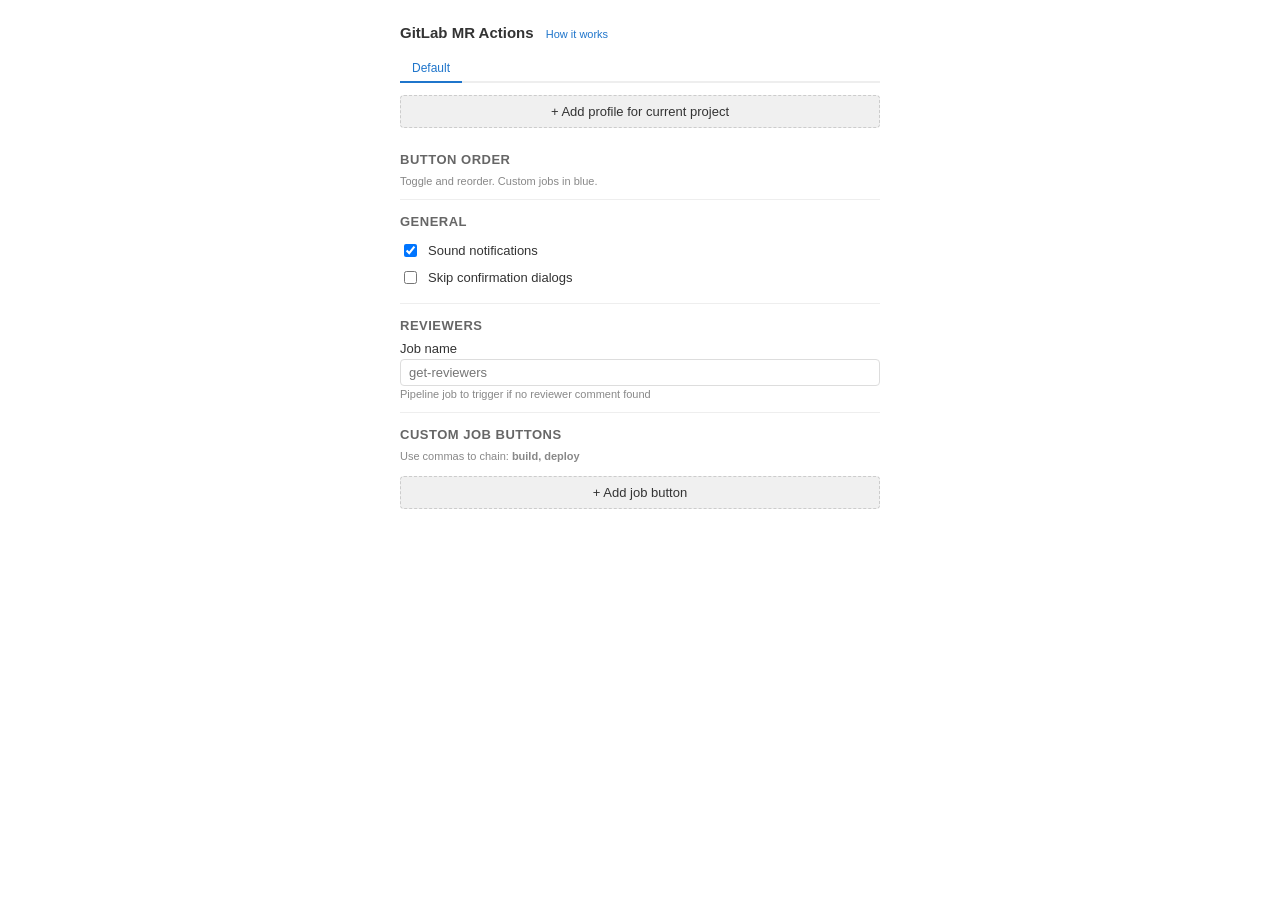
<file: popup.html>
<!DOCTYPE html>
<html>
<head>
  <meta charset="utf-8">
  <style>
    body { width: 360px; padding: 16px; font-family: -apple-system, BlinkMacSystemFont, 'Segoe UI', sans-serif; font-size: 13px; color: #333; margin: 0 auto; }
    body.fullpage { width: 100%; max-width: 480px; padding: 24px; }
    h3 { margin: 0 0 14px; font-size: 15px; }
    h4 { margin: 14px 0 8px; font-size: 13px; color: #666; text-transform: uppercase; letter-spacing: 0.5px; }
    .hint { font-size: 11px; color: #888; margin-top: 2px; }
    .sep { border-top: 1px solid #eee; margin: 12px 0; }
    button { width: 100%; padding: 8px; background: #1f75cb; color: #fff; border: none; border-radius: 4px; cursor: pointer; font-size: 13px; margin-top: 10px; }
    button:hover { background: #1a68b3; }
    .status { position: fixed; top: 0; left: 0; right: 0; padding: 6px 0; font-size: 12px; font-weight: 600; text-align: center; display: none; z-index: 9999; transition: opacity 0.3s; }
    .status.saved { background: #28a745; color: #fff; }
    .status.unsaved { background: #e67e22; color: #fff; }

    /* Tabs */
    .tabs { display: flex; gap: 0; border-bottom: 2px solid #eee; margin-bottom: 12px; }
    .tab { padding: 6px 12px; cursor: pointer; font-size: 12px; font-weight: 500; color: #666; border-bottom: 2px solid transparent; margin-bottom: -2px; white-space: nowrap; }
    .tab:hover { color: #333; }
    .tab.active { color: #1f75cb; border-bottom-color: #1f75cb; }
    .tab .tab-remove { color: #d00; font-size: 14px; margin-left: 4px; }
    .tab .tab-remove:hover { color: #a00; }
    .tab-content { display: none; }
    .tab-content.active { display: block; }

    .btn-item { display: flex; align-items: center; gap: 4px; padding: 4px 0; border-bottom: 1px solid #f0f0f0; }
    .btn-item:last-child { border-bottom: none; }
    .btn-item input[type="checkbox"] { cursor: pointer; flex-shrink: 0; }
    .btn-item .btn-label { flex: 1; font-size: 12px; cursor: pointer; white-space: nowrap; overflow: hidden; text-overflow: ellipsis; }
    .btn-item .btn-label.custom-label { color: #1f75cb; }
    .btn-arrows { display: flex; flex-direction: column; gap: 0; flex-shrink: 0; }
    .btn-arrows span { cursor: pointer; color: #999; font-size: 10px; line-height: 1; padding: 0 2px; user-select: none; }
    .btn-arrows span:hover { color: #333; }
    .btn-arrows span.disabled { visibility: hidden; }
    .btn-drag-handle { cursor: grab; color: #bbb; font-size: 14px; padding: 0 4px; user-select: none; flex-shrink: 0; }
    .btn-drag-handle:hover { color: #666; }
    .btn-item.dragging { opacity: 0.3; }
    .btn-item.drag-over { box-shadow: 0 -2px 0 0 #1f75cb inset; background: #f0f8ff; }

    .field { margin-bottom: 10px; }
    .field label { display: block; margin-bottom: 3px; font-weight: 500; }
    .field input { width: 100%; padding: 5px 8px; border: 1px solid #ddd; border-radius: 4px; font-size: 13px; box-sizing: border-box; }
    .toggle { display: flex; align-items: center; gap: 8px; padding: 4px 0; }
    .toggle label { flex: 1; cursor: pointer; }
    .toggle input { cursor: pointer; }

    .custom-job { display: flex; gap: 4px; align-items: center; margin-bottom: 6px; }
    .custom-job input { flex: 1; padding: 4px 6px; border: 1px solid #ddd; border-radius: 4px; font-size: 12px; }
    .custom-job .remove-btn, .jira-quick-action .remove-btn { background: none; border: none; color: #d00; cursor: pointer; font-size: 16px; padding: 0 4px; margin: 0; width: auto; }
    .custom-job .remove-btn:hover, .jira-quick-action .remove-btn:hover { color: #a00; }
    .add-btn { background: #f0f0f0; color: #333; border: 1px dashed #ccc; margin-top: 6px; }
    .add-btn:hover { background: #e8e8e8; }
    .jira-quick-action { margin-top: 6px; padding: 8px; border: 1px solid #ddd; border-radius: 6px; background: #fafafa; }
    .jira-quick-action input { padding: 4px 6px; border: 1px solid #ddd; border-radius: 4px; font-size: 12px; box-sizing: border-box; width: 100%; }
    .jqa-row { display: flex; gap: 6px; align-items: center; }
    .jqa-row + .jqa-row { margin-top: 4px; }
    .jqa-row input { flex: 1; }
    .quick-comment-row { margin-top: 6px; padding: 8px; border: 1px solid #ddd; border-radius: 6px; background: #fafafa; }
    .quick-comment-row input { padding: 4px 6px; border: 1px solid #ddd; border-radius: 4px; font-size: 12px; box-sizing: border-box; width: 100%; }
    .quick-comment-row .remove-btn, .cherry-pick-branch-row .remove-btn { background: none; border: none; color: #d00; cursor: pointer; font-size: 16px; padding: 0 4px; margin: 0; width: auto; }
    .quick-comment-row .remove-btn:hover, .cherry-pick-branch-row .remove-btn:hover { color: #a00; }
    .jqa-field { flex: 1; }
    .jqa-label { font-size: 10px; color: #888; display: block; margin-bottom: 2px; }

    .current-project { font-size: 11px; color: #1f75cb; margin-bottom: 8px; font-weight: 500; }
    .how-link { font-size: 11px; color: #1f75cb; text-decoration: none; font-weight: 400; margin-left: 8px; }
    .how-link:hover { text-decoration: underline; }

    @media (prefers-color-scheme: dark) {
      body { background: #1e1e1e; color: #ddd; }
      h4 { color: #aaa; }
      .hint { color: #888; }
      .sep { border-top-color: #333; }
      .tabs { border-bottom-color: #333; }
      .tab { color: #aaa; }
      .tab:hover { color: #ddd; }
      .tab.active { color: #6cb2f7; border-bottom-color: #6cb2f7; }
      .btn-item { border-bottom-color: #333; }
      .btn-item .btn-label.custom-label { color: #6cb2f7; }
      .btn-arrows span { color: #666; }
      .btn-arrows span:hover { color: #ddd; }
      .btn-drag-handle { color: #555; }
      .btn-drag-handle:hover { color: #aaa; }
      .btn-item.drag-over { box-shadow: 0 -2px 0 0 #6cb2f7 inset; background: #252d38; }
      .field input { background: #2a2a2a; border-color: #444; color: #ddd; }
      .field input::placeholder { color: #666; }
      .custom-job input { background: #2a2a2a; border-color: #444; color: #ddd; }
      .jira-quick-action { background: #252525; border-color: #444; }
      .jira-quick-action input { background: #2a2a2a; border-color: #444; color: #ddd; }
      .jira-quick-action input::placeholder { color: #666; }
      .quick-comment-row { background: #252525; border-color: #444; }
      .quick-comment-row input { background: #2a2a2a; border-color: #444; color: #ddd; }
      .quick-comment-row input::placeholder { color: #666; }
      .jqa-label { color: #777; }
      button { background: #2d6cb4; }
      button:hover { background: #3a7fd4; }
      .add-btn { background: #2a2a2a; color: #ddd; border-color: #555; }
      .add-btn:hover { background: #333; }
      .current-project { color: #6cb2f7; }
      .how-link { color: #6cb2f7; }
      .status.saved { background: #2ea043; }
      .status.unsaved { background: #b35c14; }
      select { background: #2a2a2a !important; border-color: #444 !important; color: #ddd !important; }
    }
  </style>
</head>
<body>
  <h3 id="popupTitle">GitLab MR Actions <a href="welcome.html" target="_blank" class="how-link" id="howLink">How it works</a></h3>

  <div class="tabs" id="tabs">
    <div class="tab active" data-tab="default">Default</div>
  </div>
  <div id="currentProject" class="current-project" style="display:none"></div>
  <button class="add-btn" id="addProfile" style="margin-top:0;margin-bottom:10px">+ Add profile for current project</button>

  <div class="tab-content active" data-tab="default">
    <h4>Button order</h4>
    <div class="hint" style="margin-bottom: 6px">Toggle and reorder. Custom jobs in blue.</div>
    <div id="buttonOrder"></div>

    <div class="sep"></div>
    <h4>General</h4>
    <div class="toggle"><input type="checkbox" id="sound_enabled" checked><label for="sound_enabled">Sound notifications</label></div>
    <div class="toggle"><input type="checkbox" id="skip_confirmations"><label for="skip_confirmations">Skip confirmation dialogs</label></div>

    <div class="sep"></div>
    <h4>Reviewers</h4>
    <div class="field">
      <label>Job name</label>
      <input type="text" id="reviewersJob" placeholder="get-reviewers">
      <div class="hint">Pipeline job to trigger if no reviewer comment found</div>
    </div>

    <div class="sep"></div>
    <h4>Custom job buttons</h4>
    <div class="hint" style="margin-bottom: 8px">Use commas to chain: <b>build, deploy</b></div>
    <div id="customJobsList"></div>
    <button class="add-btn" id="addCustomJob">+ Add job button</button>
  </div>

  <button id="save" style="display:none">Save</button>
  <div class="status" id="status">Saved!</div>

  <script src="popup.js"></script>
</body>
</html>
</file>
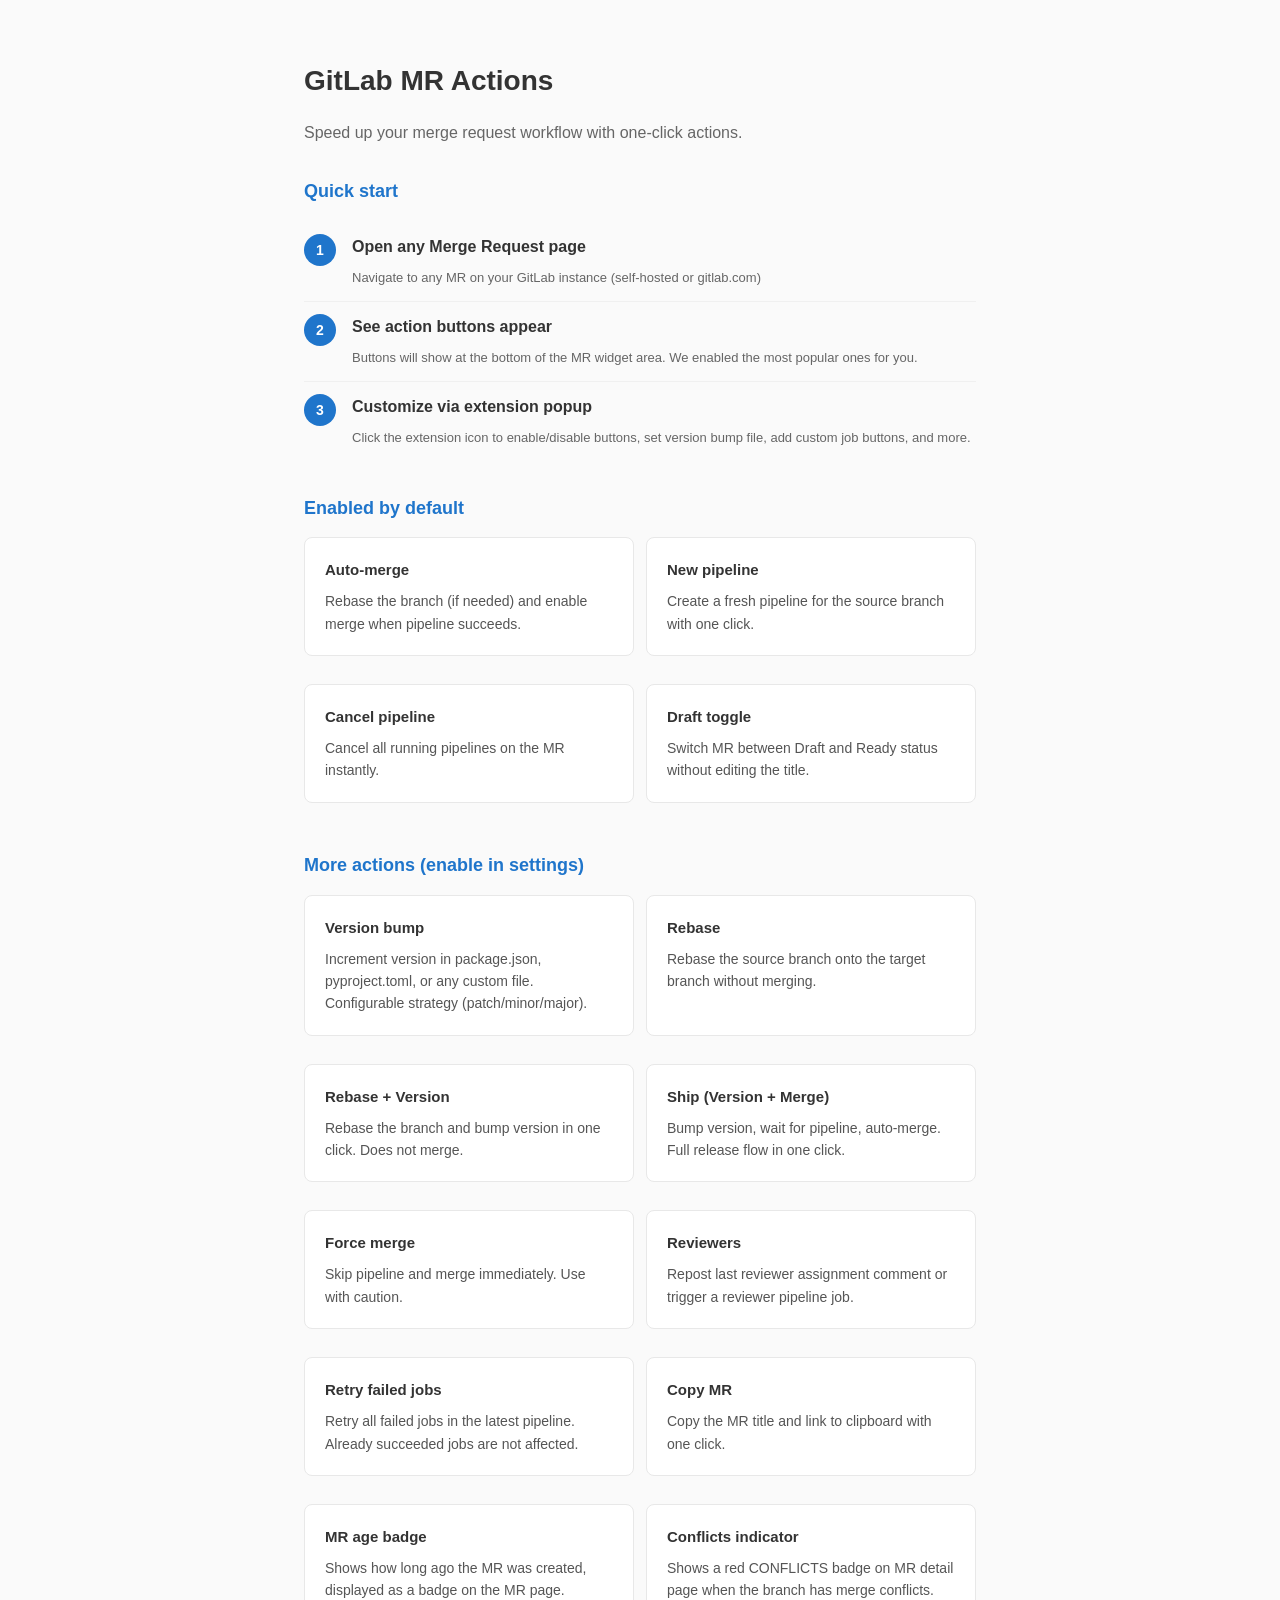
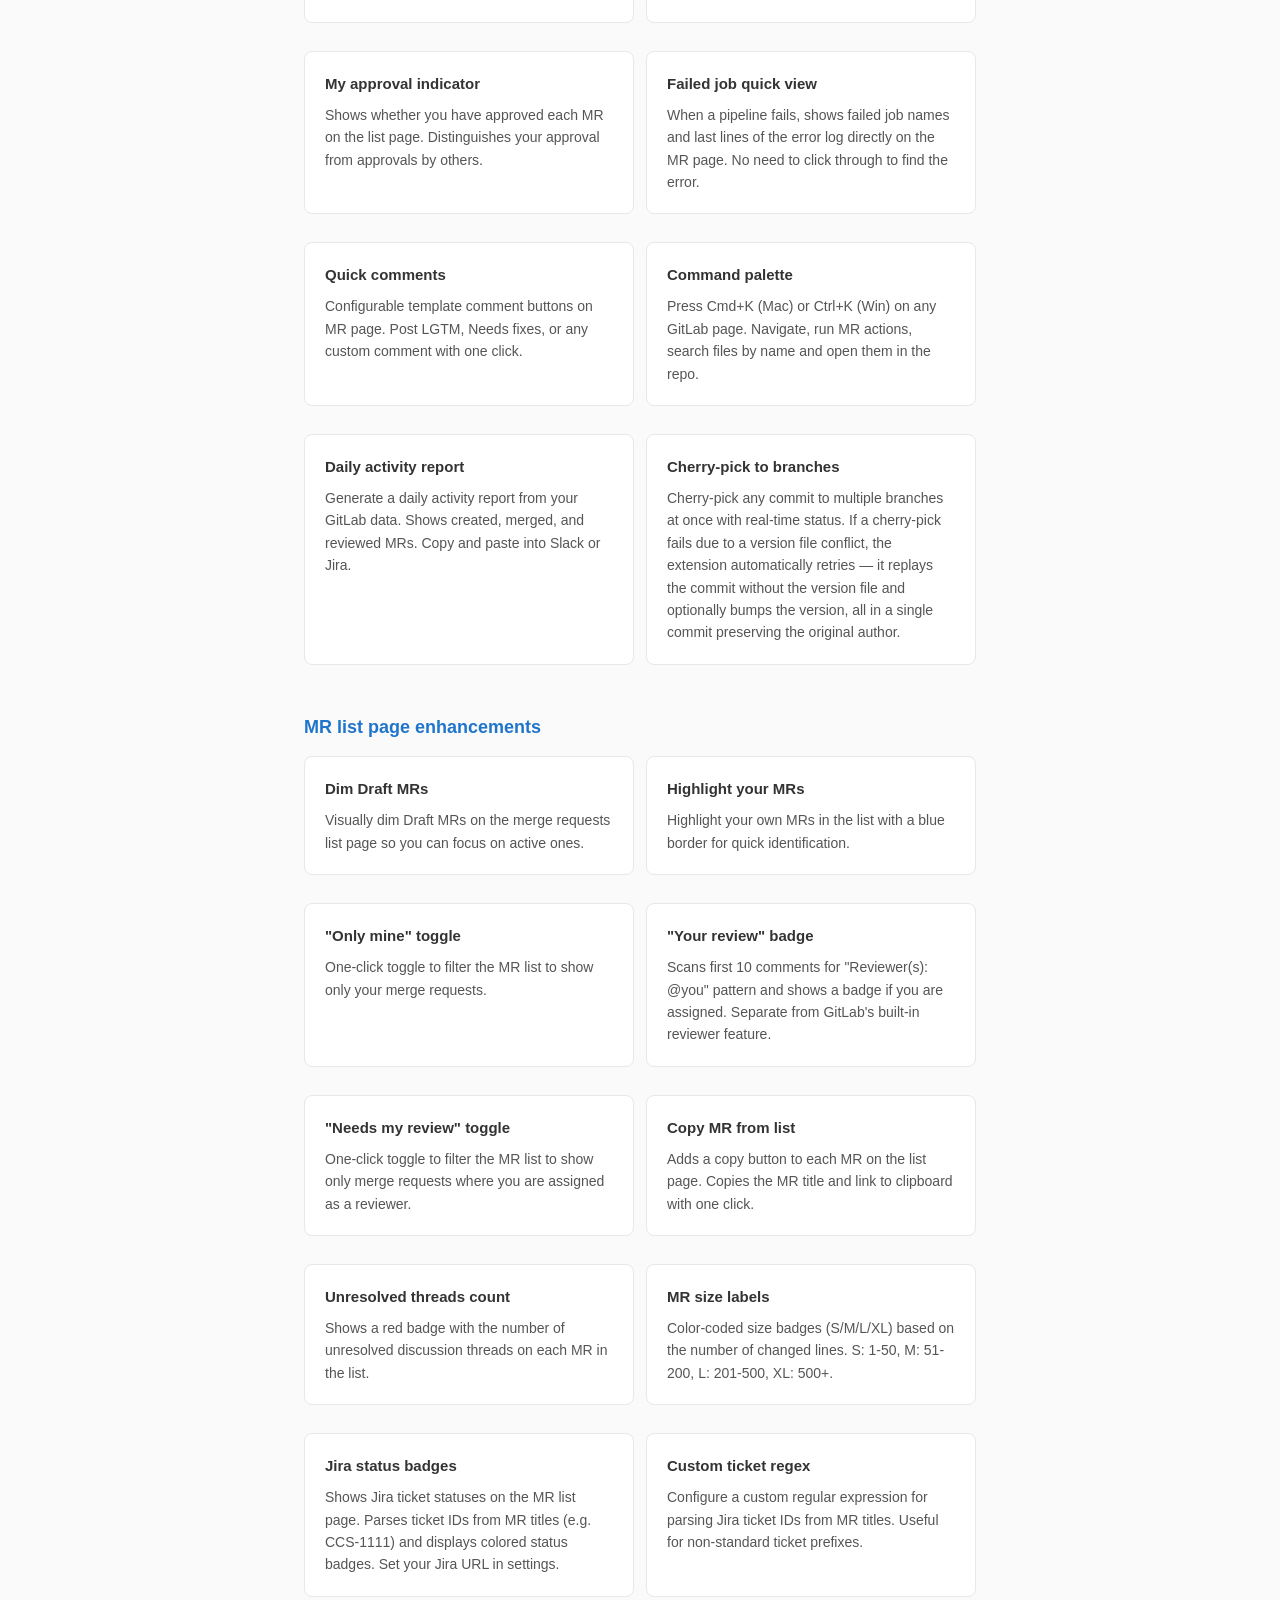
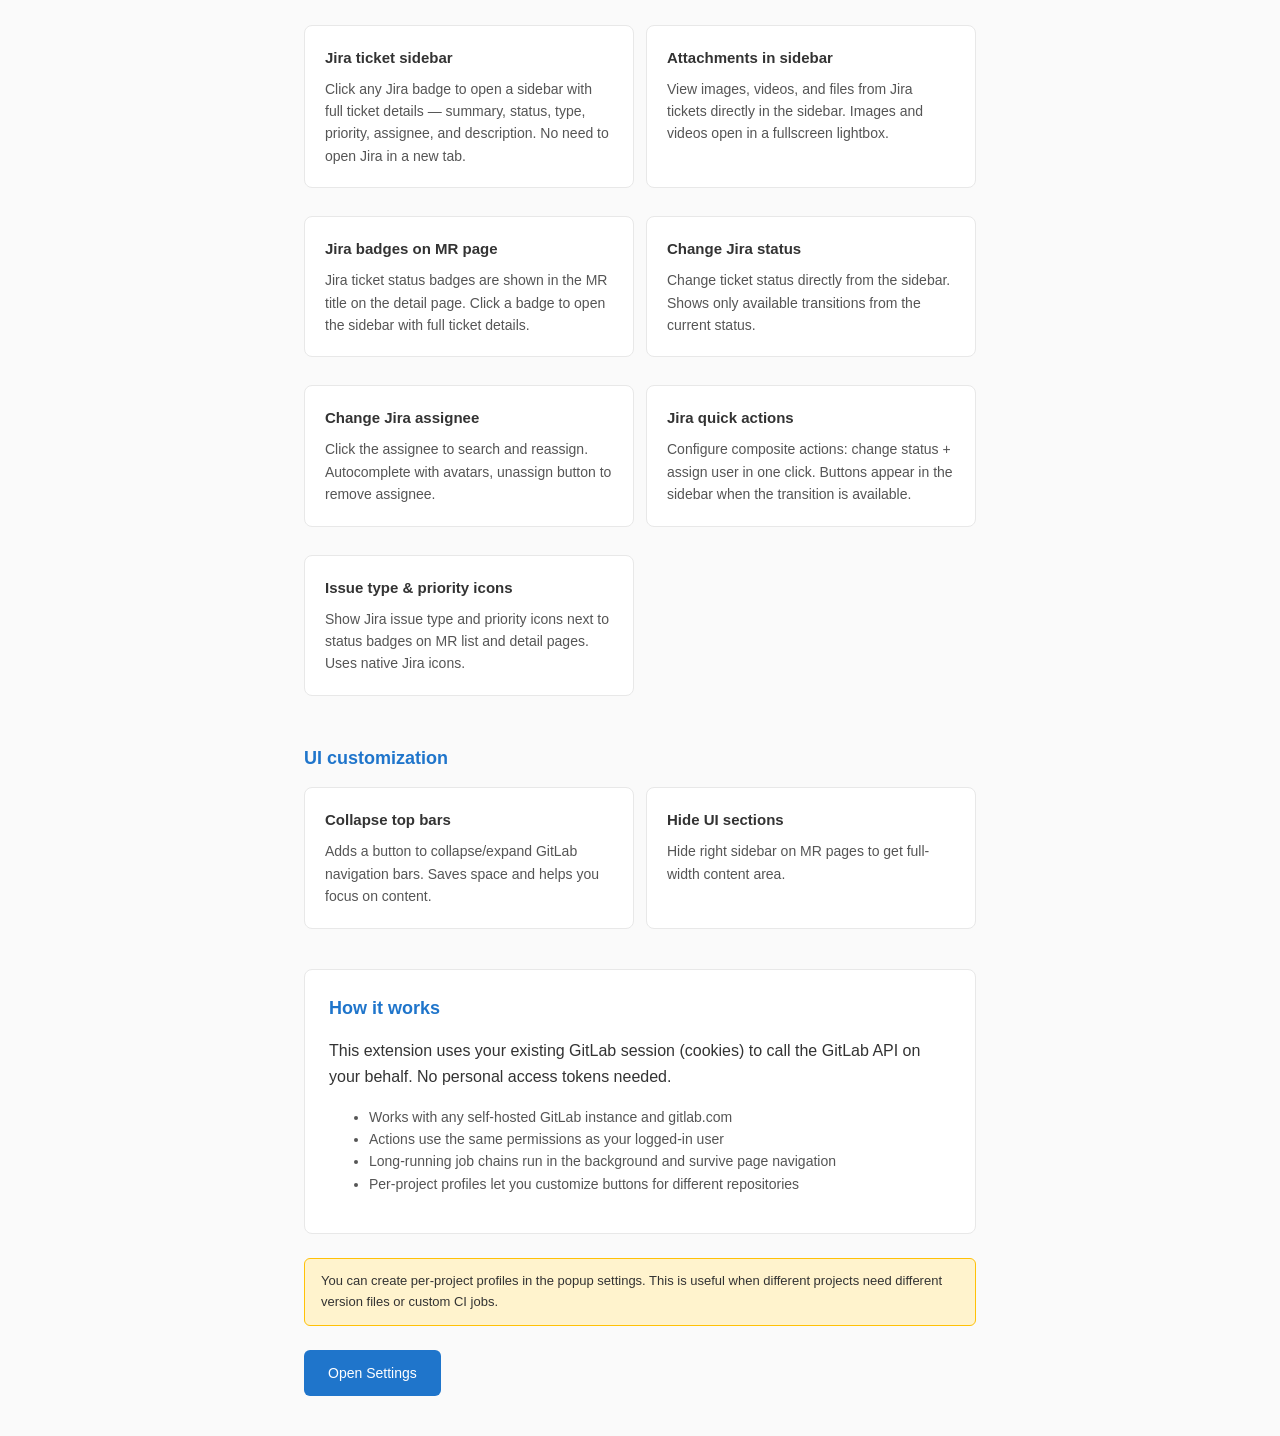
<file: welcome.html>
<!DOCTYPE html>
<html>
<head>
  <meta charset="utf-8">
  <title>GitLab MR Actions — Welcome</title>
  <style>
    * { box-sizing: border-box; }
    body {
      font-family: -apple-system, BlinkMacSystemFont, 'Segoe UI', sans-serif;
      max-width: 720px;
      margin: 0 auto;
      padding: 40px 24px;
      color: #333;
      line-height: 1.6;
      background: #fafafa;
    }
    h1 { font-size: 28px; margin-bottom: 8px; }
    .subtitle { color: #666; font-size: 16px; margin-bottom: 32px; }
    h2 { font-size: 18px; margin-top: 32px; color: #1f75cb; }
    .card {
      background: #fff;
      border: 1px solid #e8e8e8;
      border-radius: 8px;
      padding: 20px;
      margin-bottom: 16px;
    }
    .card h3 { margin: 0 0 8px; font-size: 15px; }
    .card p { margin: 0; color: #555; font-size: 14px; }
    .badge {
      display: inline-block;
      padding: 2px 8px;
      border-radius: 4px;
      font-size: 11px;
      font-weight: 600;
      margin-left: 8px;
      vertical-align: middle;
    }
    .badge-on { background: #d4edda; color: #155724; }
    .badge-off { background: #f0f0f0; color: #666; }
    .steps {
      counter-reset: step;
      list-style: none;
      padding: 0;
    }
    .steps li {
      counter-increment: step;
      padding: 12px 0 12px 48px;
      position: relative;
      border-bottom: 1px solid #f0f0f0;
    }
    .steps li:last-child { border-bottom: none; }
    .steps li::before {
      content: counter(step);
      position: absolute;
      left: 0;
      top: 12px;
      width: 32px;
      height: 32px;
      background: #1f75cb;
      color: #fff;
      border-radius: 50%;
      display: flex;
      align-items: center;
      justify-content: center;
      font-weight: 600;
      font-size: 14px;
    }
    .steps li strong { display: block; margin-bottom: 4px; }
    .steps li span { color: #666; font-size: 13px; }
    .cta {
      display: inline-block;
      margin-top: 24px;
      padding: 12px 24px;
      background: #1f75cb;
      color: #fff;
      border-radius: 6px;
      text-decoration: none;
      font-weight: 500;
      font-size: 14px;
    }
    .cta:hover { background: #1a68b3; }
    .section-how {
      background: #fff;
      border: 1px solid #e8e8e8;
      border-radius: 8px;
      padding: 24px;
      margin-top: 24px;
    }
    .section-how h2 { margin-top: 0; }
    .feature-grid {
      display: grid;
      grid-template-columns: 1fr 1fr;
      gap: 12px;
    }
    @media (max-width: 600px) {
      .feature-grid { grid-template-columns: 1fr; }
    }
    .note {
      background: #fff3cd;
      border: 1px solid #ffc107;
      border-radius: 6px;
      padding: 12px 16px;
      margin-top: 24px;
      font-size: 13px;
    }
    .note strong { color: #856404; }
    kbd {
      background: #f0f0f0;
      border: 1px solid #ddd;
      border-radius: 3px;
      padding: 1px 5px;
      font-size: 12px;
      font-family: monospace;
    }

    @media (prefers-color-scheme: dark) {
      body { background: #1a1a1a; color: #ddd; }
      .subtitle { color: #aaa; }
      h2 { color: #6cb2f7; }
      .card { background: #252525; border-color: #383838; }
      .card p { color: #bbb; }
      .badge-on { background: #1a3a2a; color: #6fcf97; }
      .badge-off { background: #2a2a2a; color: #999; }
      .steps li { border-bottom-color: #333; }
      .steps li span { color: #aaa; }
      .steps li::before { background: #2d6cb4; }
      .cta { background: #2d6cb4; }
      .cta:hover { background: #3a7fd4; }
      .section-how { background: #252525; border-color: #383838; }
      .section-how ul { color: #bbb; }
      .note { background: #332d1a; border-color: #665a20; }
      .note strong { color: #e6c84c; }
      kbd { background: #2a2a2a; border-color: #444; color: #ddd; }
    }
  </style>
</head>
<body>
  <h1 data-i18n="welcomeTitle">GitLab MR Actions</h1>
  <p class="subtitle" data-i18n="welcomeSubtitle">Speed up your merge request workflow with one-click actions.</p>

  <h2 data-i18n="welcomeQuickStart">Quick start</h2>
  <ol class="steps">
    <li>
      <strong data-i18n="welcomeStep1Title">Open any Merge Request page</strong>
      <span data-i18n="welcomeStep1Desc">Navigate to any MR on your GitLab instance (self-hosted or gitlab.com)</span>
    </li>
    <li>
      <strong data-i18n="welcomeStep2Title">See action buttons appear</strong>
      <span data-i18n="welcomeStep2Desc">Buttons will show at the bottom of the MR widget area. We enabled the most popular ones for you.</span>
    </li>
    <li>
      <strong data-i18n="welcomeStep3Title">Customize via extension popup</strong>
      <span data-i18n="welcomeStep3Desc">Click the extension icon to enable/disable buttons, set version bump file, add custom job buttons, and more.</span>
    </li>
  </ol>

  <h2 data-i18n="welcomeEnabledDefault">Enabled by default</h2>
  <div class="feature-grid">
    <div class="card">
      <h3 data-i18n="cardAutomergeTitle">Auto-merge</h3>
      <p data-i18n="cardAutomergeDesc">Rebase the branch (if needed) and enable merge when pipeline succeeds.</p>
    </div>
    <div class="card">
      <h3 data-i18n="cardNewPipelineTitle">New pipeline</h3>
      <p data-i18n="cardNewPipelineDesc">Create a fresh pipeline for the source branch with one click.</p>
    </div>
    <div class="card">
      <h3 data-i18n="cardCancelPipelineTitle">Cancel pipeline</h3>
      <p data-i18n="cardCancelPipelineDesc">Cancel all running pipelines on the MR instantly.</p>
    </div>
    <div class="card">
      <h3 data-i18n="cardDraftToggleTitle">Draft toggle</h3>
      <p data-i18n="cardDraftToggleDesc">Switch MR between Draft and Ready status without editing the title.</p>
    </div>
  </div>

  <h2 data-i18n="welcomeMoreActions">More actions (enable in settings)</h2>
  <div class="feature-grid">
    <div class="card">
      <h3 data-i18n="cardVersionBumpTitle">Version bump</h3>
      <p data-i18n="cardVersionBumpDesc">Increment version in package.json, pyproject.toml, or any custom file. Configurable strategy (patch/minor/major).</p>
    </div>
    <div class="card">
      <h3 data-i18n="cardRebaseTitle">Rebase</h3>
      <p data-i18n="cardRebaseDesc">Rebase the source branch onto the target branch without merging.</p>
    </div>
    <div class="card">
      <h3 data-i18n="cardRebaseVersionTitle">Rebase + Version</h3>
      <p data-i18n="cardRebaseVersionDesc">Rebase the branch and bump version in one click. Does not merge.</p>
    </div>
    <div class="card">
      <h3 data-i18n="cardShipTitle">Ship (Version + Merge)</h3>
      <p data-i18n="cardShipDesc">Bump version, wait for pipeline, auto-merge. Full release flow in one click.</p>
    </div>
    <div class="card">
      <h3 data-i18n="cardForceMergeTitle">Force merge</h3>
      <p data-i18n="cardForceMergeDesc">Skip pipeline and merge immediately. Use with caution.</p>
    </div>
    <div class="card">
      <h3 data-i18n="cardReviewersTitle">Reviewers</h3>
      <p data-i18n="cardReviewersDesc">Repost last reviewer assignment comment or trigger a reviewer pipeline job.</p>
    </div>
    <div class="card">
      <h3 data-i18n="cardRetryFailedTitle">Retry failed jobs</h3>
      <p data-i18n="cardRetryFailedDesc">Retry all failed jobs in the latest pipeline. Already succeeded jobs are not affected.</p>
    </div>
    <div class="card">
      <h3 data-i18n="cardCopyMrTitle">Copy MR</h3>
      <p data-i18n="cardCopyMrDesc">Copy the MR title and link to clipboard with one click.</p>
    </div>
    <div class="card">
      <h3 data-i18n="cardMrAgeTitle">MR age badge</h3>
      <p data-i18n="cardMrAgeDesc">Shows how long ago the MR was created, displayed as a badge on the MR page.</p>
    </div>
    <div class="card">
      <h3 data-i18n="cardConflictsTitle">Conflicts indicator</h3>
      <p data-i18n="cardConflictsDesc">Shows a red CONFLICTS badge on MR detail page when the branch has merge conflicts.</p>
    </div>
    <div class="card">
      <h3 data-i18n="cardApprovalTitle">My approval indicator</h3>
      <p data-i18n="cardApprovalDesc">Shows whether you have approved each MR on the list page. Distinguishes your approval from approvals by others.</p>
    </div>
    <div class="card">
      <h3 data-i18n="cardFailedJobViewTitle">Failed job quick view</h3>
      <p data-i18n="cardFailedJobViewDesc">When a pipeline fails, shows failed job names and last lines of the error log directly on the MR page. No need to click through to find the error.</p>
    </div>
    <div class="card">
      <h3 data-i18n="cardQuickCommentsTitle">Quick comments</h3>
      <p data-i18n="cardQuickCommentsDesc">Configurable template comment buttons on MR page. Post LGTM, Needs fixes, or any custom comment with one click.</p>
    </div>
    <div class="card">
      <h3 data-i18n="cardCmdPaletteTitle">Command palette</h3>
      <p data-i18n="cardCmdPaletteDesc">Press Cmd+K (Mac) or Ctrl+K (Win) on any GitLab page. Navigate, run MR actions, search files by name and open them in the repo.</p>
    </div>
    <div class="card">
      <h3 data-i18n="cardStandupTitle">Daily activity report</h3>
      <p data-i18n="cardStandupDesc">Generate a daily activity report from your GitLab data. Shows created, merged, and reviewed MRs. Copy and paste into Slack or Jira.</p>
    </div>
    <div class="card">
      <h3 data-i18n="cardCherryPickTitle">Cherry-pick to branches</h3>
      <p data-i18n="cardCherryPickDesc">Cherry-pick any commit to multiple branches at once with real-time status. If a cherry-pick fails due to a version file conflict, the extension automatically retries — it replays the commit without the version file and optionally bumps the version, all in a single commit preserving the original author.</p>
    </div>
  </div>

  <h2 data-i18n="welcomeMrListFeatures">MR list page enhancements</h2>
  <div class="feature-grid">
    <div class="card">
      <h3 data-i18n="cardDimDraftsTitle">Dim Draft MRs</h3>
      <p data-i18n="cardDimDraftsDesc">Visually dim Draft MRs on the merge requests list page so you can focus on active ones.</p>
    </div>
    <div class="card">
      <h3 data-i18n="cardHighlightOwnTitle">Highlight your MRs</h3>
      <p data-i18n="cardHighlightOwnDesc">Highlight your own MRs in the list with a blue border for quick identification.</p>
    </div>
    <div class="card">
      <h3 data-i18n="cardOnlyMineTitle">"Only mine" toggle</h3>
      <p data-i18n="cardOnlyMineDesc">One-click toggle to filter the MR list to show only your merge requests.</p>
    </div>
    <div class="card">
      <h3 data-i18n="cardReviewerBadgeTitle">"Your review" badge</h3>
      <p data-i18n="cardReviewerBadgeDesc">Scans first 10 comments for "Reviewer(s): @you" pattern and shows a badge if you are assigned. Separate from GitLab's built-in reviewer feature.</p>
    </div>
    <div class="card">
      <h3 data-i18n="cardNeedsReviewTitle">"Needs my review" toggle</h3>
      <p data-i18n="cardNeedsReviewDesc">One-click toggle to filter the MR list to show only merge requests where you are assigned as a reviewer.</p>
    </div>
    <div class="card">
      <h3 data-i18n="cardCopyMrListTitle">Copy MR from list</h3>
      <p data-i18n="cardCopyMrListDesc">Adds a copy button to each MR on the list page. Copies the MR title and link to clipboard with one click.</p>
    </div>
    <div class="card">
      <h3 data-i18n="cardThreadsTitle">Unresolved threads count</h3>
      <p data-i18n="cardThreadsDesc">Shows a red badge with the number of unresolved discussion threads on each MR in the list.</p>
    </div>
    <div class="card">
      <h3 data-i18n="cardSizeTitle">MR size labels</h3>
      <p data-i18n="cardSizeDesc">Color-coded size badges (S/M/L/XL) based on the number of changed lines. S: 1-50, M: 51-200, L: 201-500, XL: 500+.</p>
    </div>
    <div class="card">
      <h3 data-i18n="cardJiraTitle">Jira status badges</h3>
      <p data-i18n="cardJiraDesc">Shows Jira ticket statuses on the MR list page. Parses ticket IDs from MR titles (e.g. CCS-1111) and displays colored status badges. Set your Jira URL in settings.</p>
    </div>
    <div class="card">
      <h3 data-i18n="cardJiraRegexTitle">Custom ticket regex</h3>
      <p data-i18n="cardJiraRegexDesc">Configure a custom regular expression for parsing Jira ticket IDs from MR titles. Useful for non-standard ticket prefixes.</p>
    </div>
    <div class="card">
      <h3 data-i18n="cardJiraSidebarTitle">Jira ticket sidebar</h3>
      <p data-i18n="cardJiraSidebarDesc">Click any Jira badge to open a sidebar with full ticket details — summary, status, type, priority, assignee, and description. No need to open Jira in a new tab.</p>
    </div>
    <div class="card">
      <h3 data-i18n="cardJiraAttachmentsTitle">Attachments in sidebar</h3>
      <p data-i18n="cardJiraAttachmentsDesc">View images, videos, and files from Jira tickets directly in the sidebar. Images and videos open in a fullscreen lightbox.</p>
    </div>
    <div class="card">
      <h3 data-i18n="cardJiraDetailTitle">Jira badges on MR page</h3>
      <p data-i18n="cardJiraDetailDesc">Jira ticket status badges are shown in the MR title on the detail page. Click a badge to open the sidebar with full ticket details.</p>
    </div>
    <div class="card">
      <h3 data-i18n="cardJiraStatusChangeTitle">Change Jira status</h3>
      <p data-i18n="cardJiraStatusChangeDesc">Change ticket status directly from the sidebar. Shows only available transitions from the current status.</p>
    </div>
    <div class="card">
      <h3 data-i18n="cardJiraAssigneeTitle">Change Jira assignee</h3>
      <p data-i18n="cardJiraAssigneeDesc">Click the assignee to search and reassign. Autocomplete with avatars, unassign button to remove assignee.</p>
    </div>
    <div class="card">
      <h3 data-i18n="cardJiraQuickActionsTitle">Jira quick actions</h3>
      <p data-i18n="cardJiraQuickActionsDesc">Configure composite actions: change status + assign user in one click. Buttons appear in the sidebar when the transition is available.</p>
    </div>
    <div class="card">
      <h3 data-i18n="cardJiraDetailsTitle">Issue type & priority icons</h3>
      <p data-i18n="cardJiraDetailsDesc">Show Jira issue type and priority icons next to status badges on MR list and detail pages. Uses native Jira icons.</p>
    </div>
  </div>

  <h2 data-i18n="uiCustomization">UI customization</h2>
  <div class="feature-grid">
    <div class="card">
      <h3 data-i18n="cardCollapseTitle">Collapse top bars</h3>
      <p data-i18n="cardCollapseDesc">Adds a button to collapse/expand GitLab navigation bars. Saves space and helps you focus on content.</p>
    </div>
    <div class="card">
      <h3 data-i18n="cardHideSectionsTitle">Hide UI sections</h3>
      <p data-i18n="cardHideSectionsDesc">Hide right sidebar on MR pages to get full-width content area.</p>
    </div>
  </div>

  <div class="section-how">
    <h2 data-i18n="welcomeHowItWorks">How it works</h2>
    <p data-i18n="welcomeHowDesc">This extension uses your existing GitLab session (cookies) to call the GitLab API on your behalf. No personal access tokens needed.</p>
    <ul style="color:#555; font-size:14px;">
      <li data-i18n="welcomeHowList1">Works with any self-hosted GitLab instance and gitlab.com</li>
      <li data-i18n="welcomeHowList2">Actions use the same permissions as your logged-in user</li>
      <li data-i18n="welcomeHowList3">Long-running job chains run in the background and survive page navigation</li>
      <li data-i18n="welcomeHowList4">Per-project profiles let you customize buttons for different repositories</li>
    </ul>
  </div>

  <div class="note">
    <span data-i18n="welcomeTip">You can create per-project profiles in the popup settings. This is useful when different projects need different version files or custom CI jobs.</span>
  </div>

  <a class="cta" href="#" id="openSettings" data-i18n="welcomeOpenSettings">Open Settings</a>

  <script src="welcome.js"></script>
</body>
</html>
</file>
